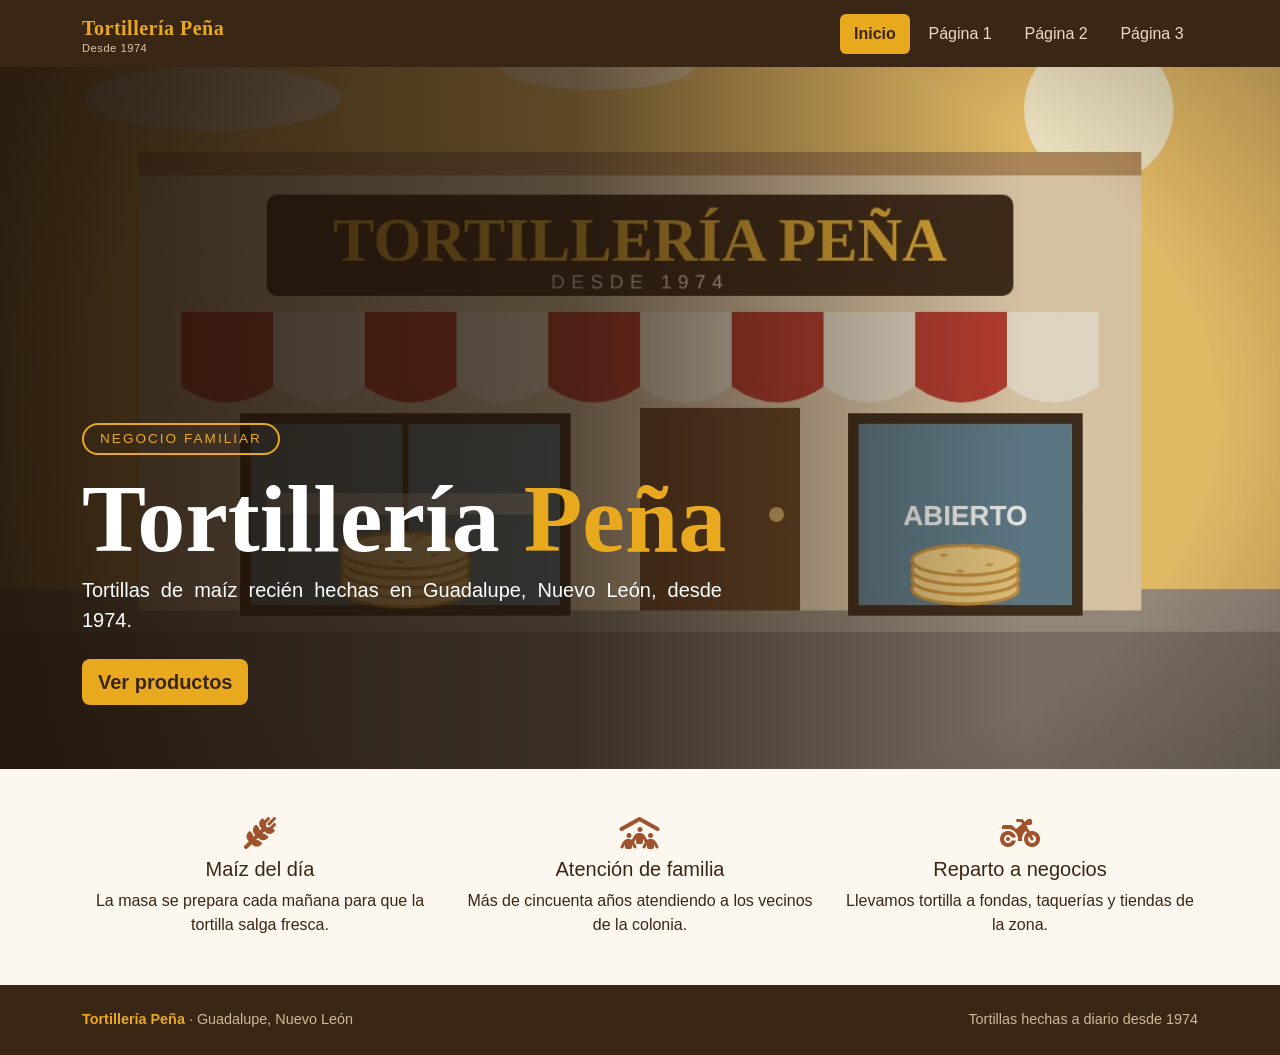
<file: index.html>
<!DOCTYPE html>
<html lang="es">

<head>
    <meta charset="UTF-8">
    <meta name="viewport" content="width=device-width, initial-scale=1.0">
    <title>Inicio | Tortillería Peña</title>
    <!-- Bootstrap v5.3.3 -->
    <link rel="stylesheet" href="https://cdnjs.cloudflare.com/ajax/libs/bootstrap/5.3.3/css/bootstrap.min.css"
        integrity="sha512-jnSuA4Ss2PkkikSOLtYs8BlYIeeIK1h99ty4YfvRPAlzr377vr3CXDb7sb7eEEBYjDtcYj+AjBH3FLv5uSJuXg=="
        crossorigin="anonymous" referrerpolicy="no-referrer" />
    <!-- Font Awesome v6.6.0 -->
    <link rel="stylesheet" href="https://cdnjs.cloudflare.com/ajax/libs/font-awesome/6.6.0/css/all.min.css"
        integrity="sha512-Kc323vGBEqzTmouAECnVceyQqyqdsSiqLQISBL29aUW4U/M7pSPA/gEUZQqv1cwx4OnYxTxve5UMg5GT6L4JJg=="
        crossorigin="anonymous" referrerpolicy="no-referrer" />
    <link rel="stylesheet" href="css/estilos.css">
</head>

<body>
    <!-- Menu de navegacion -->
    <nav class="navbar navbar-expand-md navbar-dark menu sticky-top">
        <div class="container">
            <a class="navbar-brand" href="index.html">Tortillería Peña<small>Desde 1974</small></a>
            <button class="navbar-toggler" type="button" data-bs-toggle="collapse" data-bs-target="#menuPrincipal"
                aria-controls="menuPrincipal" aria-expanded="false" aria-label="Abrir menú">
                <span class="navbar-toggler-icon"></span>
            </button>
            <div class="collapse navbar-collapse" id="menuPrincipal">
                <ul class="navbar-nav ms-auto gap-md-1">
                    <li class="nav-item"><a class="nav-link active" aria-current="page" href="index.html">Inicio</a></li>
                    <li class="nav-item"><a class="nav-link" href="pagina1.html">Página 1</a></li>
                    <li class="nav-item"><a class="nav-link" href="pagina2.html">Página 2</a></li>
                    <li class="nav-item"><a class="nav-link" href="pagina3.html">Página 3</a></li>
                </ul>
            </div>
        </div>
    </nav>

    <!-- Portada con imagen y texto grande -->
    <header class="portada">
        <img src="img/portada.jpg" alt="Local de Tortillería Peña" class="fondo">
        <div class="container">
            <span class="sello">Negocio familiar</span>
            <h1 class="texto-grande">Tortillería <span>Peña</span></h1>
            <p class="lead">Tortillas de maíz recién hechas en Guadalupe, Nuevo León, desde 1974.</p>
            <a href="pagina2.html" class="btn btn-maiz btn-lg mt-2">Ver productos</a>
        </div>
    </header>

    <main class="container my-5">
        <div class="row g-4 text-center">
            <div class="col-md-4">
                <i class="fa-solid fa-wheat-awn fa-2x mb-2" style="color: var(--barro)"></i>
                <h5>Maíz del día</h5>
                <p class="text-center mb-0">La masa se prepara cada mañana para que la tortilla salga fresca.</p>
            </div>
            <div class="col-md-4">
                <i class="fa-solid fa-people-roof fa-2x mb-2" style="color: var(--barro)"></i>
                <h5>Atención de familia</h5>
                <p class="text-center mb-0">Más de cincuenta años atendiendo a los vecinos de la colonia.</p>
            </div>
            <div class="col-md-4">
                <i class="fa-solid fa-motorcycle fa-2x mb-2" style="color: var(--barro)"></i>
                <h5>Reparto a negocios</h5>
                <p class="text-center mb-0">Llevamos tortilla a fondas, taquerías y tiendas de la zona.</p>
            </div>
        </div>
    </main>

    <footer class="py-4 mt-5">
        <div class="container d-md-flex justify-content-between text-center text-md-start">
            <span><strong>Tortillería Peña</strong> &middot; Guadalupe, Nuevo León</span>
            <span>Tortillas hechas a diario desde 1974</span>
        </div>
    </footer>

    <!-- JS de Bootstrap v5.3.3 -->
    <script src="https://cdnjs.cloudflare.com/ajax/libs/bootstrap/5.3.3/js/bootstrap.bundle.min.js"
        integrity="sha512-7Pi/otdlbbCR+LnW+F7PwFcSDJOuUJB3OxtEHbg4vSMvzvJjde4Po1v4BR9Gdc9aXNUNFVUY+SK51wWT8WF0Gg=="
        crossorigin="anonymous" referrerpolicy="no-referrer"></script>
</body>

</html>
</file>
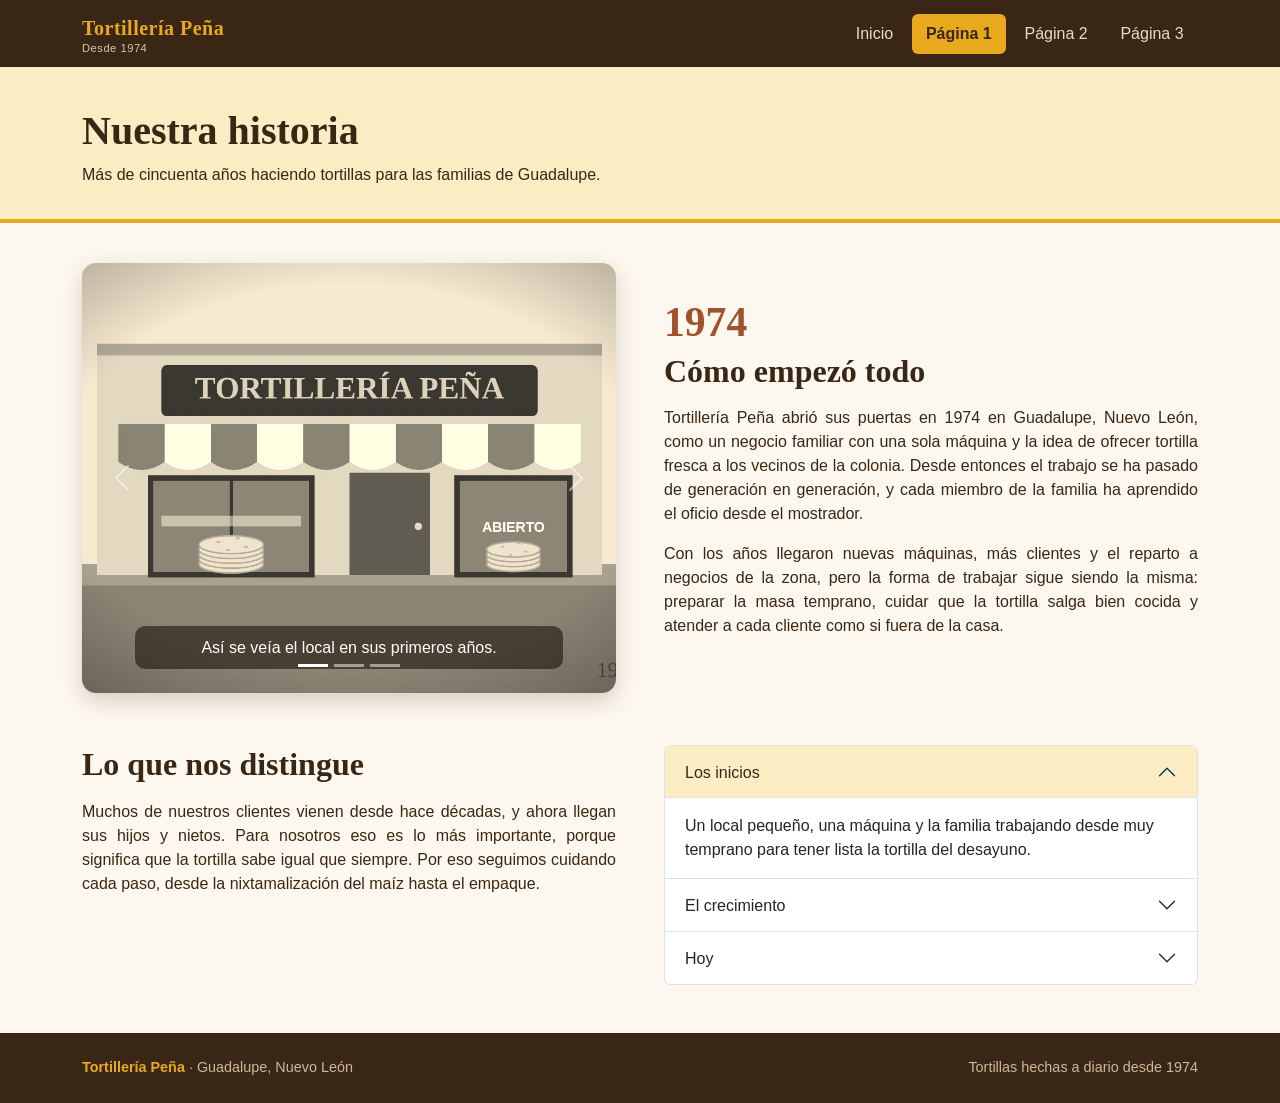
<file: pagina1.html>
<!DOCTYPE html>
<html lang="es">

<head>
    <meta charset="UTF-8">
    <meta name="viewport" content="width=device-width, initial-scale=1.0">
    <title>Nuestra historia | Tortillería Peña</title>
    <!-- Bootstrap v5.3.3 -->
    <link rel="stylesheet" href="https://cdnjs.cloudflare.com/ajax/libs/bootstrap/5.3.3/css/bootstrap.min.css"
        integrity="sha512-jnSuA4Ss2PkkikSOLtYs8BlYIeeIK1h99ty4YfvRPAlzr377vr3CXDb7sb7eEEBYjDtcYj+AjBH3FLv5uSJuXg=="
        crossorigin="anonymous" referrerpolicy="no-referrer" />
    <!-- Font Awesome v6.6.0 -->
    <link rel="stylesheet" href="https://cdnjs.cloudflare.com/ajax/libs/font-awesome/6.6.0/css/all.min.css"
        integrity="sha512-Kc323vGBEqzTmouAECnVceyQqyqdsSiqLQISBL29aUW4U/M7pSPA/gEUZQqv1cwx4OnYxTxve5UMg5GT6L4JJg=="
        crossorigin="anonymous" referrerpolicy="no-referrer" />
    <link rel="stylesheet" href="css/estilos.css">
</head>

<body>
    <!-- Menu de navegacion -->
    <nav class="navbar navbar-expand-md navbar-dark menu sticky-top">
        <div class="container">
            <a class="navbar-brand" href="index.html">Tortillería Peña<small>Desde 1974</small></a>
            <button class="navbar-toggler" type="button" data-bs-toggle="collapse" data-bs-target="#menuPrincipal"
                aria-controls="menuPrincipal" aria-expanded="false" aria-label="Abrir menú">
                <span class="navbar-toggler-icon"></span>
            </button>
            <div class="collapse navbar-collapse" id="menuPrincipal">
                <ul class="navbar-nav ms-auto gap-md-1">
                    <li class="nav-item"><a class="nav-link" href="index.html">Inicio</a></li>
                    <li class="nav-item"><a class="nav-link active" aria-current="page" href="pagina1.html">Página 1</a></li>
                    <li class="nav-item"><a class="nav-link" href="pagina2.html">Página 2</a></li>
                    <li class="nav-item"><a class="nav-link" href="pagina3.html">Página 3</a></li>
                </ul>
            </div>
        </div>
    </nav>

    <section class="encabezado">
        <div class="container">
            <h1>Nuestra historia</h1>
            <p class="mb-0">Más de cincuenta años haciendo tortillas para las familias de Guadalupe.</p>
        </div>
    </section>

    <main class="container">
        <div class="row g-5 align-items-center">
            <div class="col-lg-6">
                <!-- Componente 1: Carousel -->
                <div id="carruselHistoria" class="carousel slide" data-bs-ride="carousel">
                    <div class="carousel-indicators">
                        <button type="button" data-bs-target="#carruselHistoria" data-bs-slide-to="0" class="active" aria-current="true" aria-label="Foto 1"></button>
                        <button type="button" data-bs-target="#carruselHistoria" data-bs-slide-to="1" aria-label="Foto 2"></button>
                        <button type="button" data-bs-target="#carruselHistoria" data-bs-slide-to="2" aria-label="Foto 3"></button>
                    </div>
                    <div class="carousel-inner">
                        <div class="carousel-item active" data-bs-interval="4000">
                            <img src="img/historia1.jpg" class="d-block w-100" alt="Fachada de la tortillería en sus primeros años">
                            <div class="carousel-caption">
                                <p class="mb-0 text-center">Así se veía el local en sus primeros años.</p>
                            </div>
                        </div>
                        <div class="carousel-item" data-bs-interval="4000">
                            <img src="img/historia2.jpg" class="d-block w-100" alt="Tortillas haciéndose a mano en el comal">
                            <div class="carousel-caption">
                                <p class="mb-0 text-center">Al principio la tortilla se hacía a mano y se cocía en comal.</p>
                            </div>
                        </div>
                        <div class="carousel-item" data-bs-interval="4000">
                            <img src="img/historia3.jpg" class="d-block w-100" alt="Máquina tortilladora actual">
                            <div class="carousel-caption">
                                <p class="mb-0 text-center">Hoy la máquina tortilladora nos permite surtir a más clientes.</p>
                            </div>
                        </div>
                    </div>
                    <button class="carousel-control-prev" type="button" data-bs-target="#carruselHistoria" data-bs-slide="prev">
                        <span class="carousel-control-prev-icon" aria-hidden="true"></span>
                        <span class="visually-hidden">Anterior</span>
                    </button>
                    <button class="carousel-control-next" type="button" data-bs-target="#carruselHistoria" data-bs-slide="next">
                        <span class="carousel-control-next-icon" aria-hidden="true"></span>
                        <span class="visually-hidden">Siguiente</span>
                    </button>
                </div>
            </div>

            <div class="col-lg-6">
                <div class="anio mb-2">1974</div>
                <h2 class="titulo-seccion">Cómo empezó todo</h2>
                <p>Tortillería Peña abrió sus puertas en 1974 en Guadalupe, Nuevo León, como un negocio familiar con
                    una sola máquina y la idea de ofrecer tortilla fresca a los vecinos de la colonia. Desde entonces el
                    trabajo se ha pasado de generación en generación, y cada miembro de la familia ha aprendido el oficio
                    desde el mostrador.</p>
                <p>Con los años llegaron nuevas máquinas, más clientes y el reparto a negocios de la zona, pero la forma de
                    trabajar sigue siendo la misma: preparar la masa temprano, cuidar que la tortilla salga bien cocida y
                    atender a cada cliente como si fuera de la casa.</p>
            </div>
        </div>

        <div class="row g-5 mt-1">
            <div class="col-lg-6">
                <h2 class="titulo-seccion">Lo que nos distingue</h2>
                <p>Muchos de nuestros clientes vienen desde hace décadas, y ahora llegan sus hijos y nietos. Para nosotros
                    eso es lo más importante, porque significa que la tortilla sabe igual que siempre. Por eso seguimos
                    cuidando cada paso, desde la nixtamalización del maíz hasta el empaque.</p>
            </div>
            <div class="col-lg-6">
                <!-- Componente 2: Accordion -->
                <div class="accordion" id="acordeonHistoria">
                    <div class="accordion-item">
                        <h2 class="accordion-header">
                            <button class="accordion-button" type="button" data-bs-toggle="collapse" data-bs-target="#etapa1" aria-expanded="true" aria-controls="etapa1">
                                Los inicios
                            </button>
                        </h2>
                        <div id="etapa1" class="accordion-collapse collapse show" data-bs-parent="#acordeonHistoria">
                            <div class="accordion-body">
                                Un local pequeño, una máquina y la familia trabajando desde muy temprano para tener lista la
                                tortilla del desayuno.
                            </div>
                        </div>
                    </div>
                    <div class="accordion-item">
                        <h2 class="accordion-header">
                            <button class="accordion-button collapsed" type="button" data-bs-toggle="collapse" data-bs-target="#etapa2" aria-expanded="false" aria-controls="etapa2">
                                El crecimiento
                            </button>
                        </h2>
                        <div id="etapa2" class="accordion-collapse collapse" data-bs-parent="#acordeonHistoria">
                            <div class="accordion-body">
                                Llegaron más clientes y se empezó a surtir a fondas, taquerías y tiendas de abarrotes de la
                                zona, lo que hizo necesario el servicio de reparto.
                            </div>
                        </div>
                    </div>
                    <div class="accordion-item">
                        <h2 class="accordion-header">
                            <button class="accordion-button collapsed" type="button" data-bs-toggle="collapse" data-bs-target="#etapa3" aria-expanded="false" aria-controls="etapa3">
                                Hoy
                            </button>
                        </h2>
                        <div id="etapa3" class="accordion-collapse collapse" data-bs-parent="#acordeonHistoria">
                            <div class="accordion-body">
                                Seguimos siendo un negocio familiar, y ahora buscamos usar la tecnología para llevar mejor el
                                control de pedidos, inventario y reparto.
                            </div>
                        </div>
                    </div>
                </div>
            </div>
        </div>
    </main>

    <footer class="py-4 mt-5">
        <div class="container d-md-flex justify-content-between text-center text-md-start">
            <span><strong>Tortillería Peña</strong> &middot; Guadalupe, Nuevo León</span>
            <span>Tortillas hechas a diario desde 1974</span>
        </div>
    </footer>

    <!-- JS de Bootstrap v5.3.3 -->
    <script src="https://cdnjs.cloudflare.com/ajax/libs/bootstrap/5.3.3/js/bootstrap.bundle.min.js"
        integrity="sha512-7Pi/otdlbbCR+LnW+F7PwFcSDJOuUJB3OxtEHbg4vSMvzvJjde4Po1v4BR9Gdc9aXNUNFVUY+SK51wWT8WF0Gg=="
        crossorigin="anonymous" referrerpolicy="no-referrer"></script>
</body>

</html>
</file>
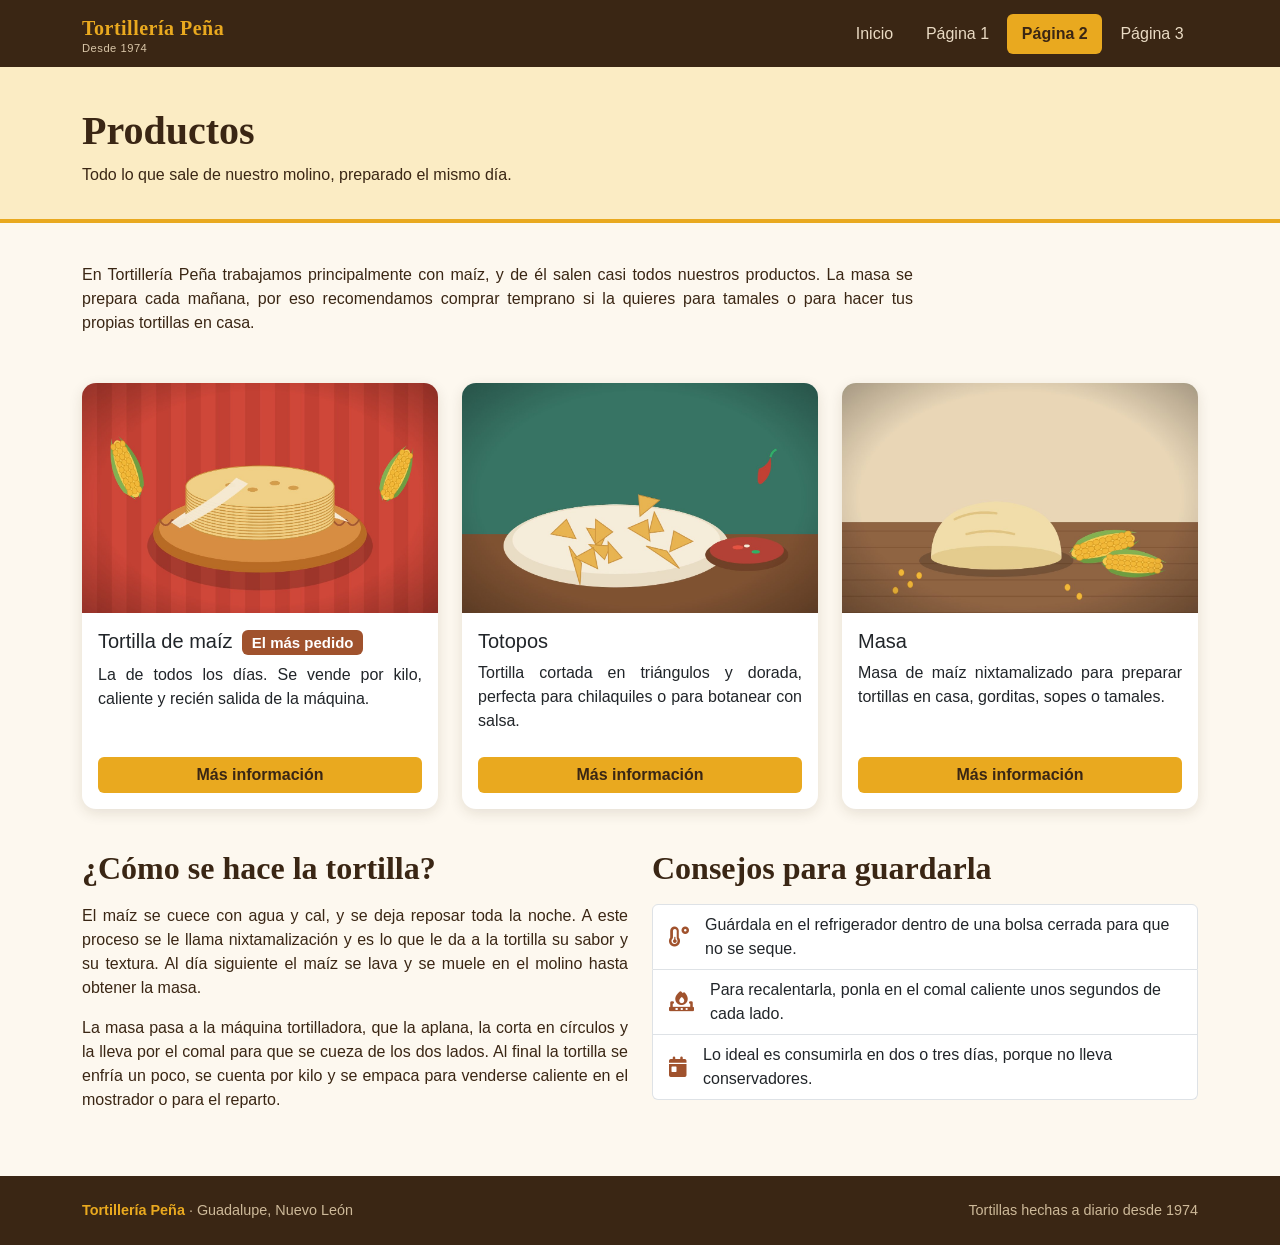
<file: pagina2.html>
<!DOCTYPE html>
<html lang="es">

<head>
    <meta charset="UTF-8">
    <meta name="viewport" content="width=device-width, initial-scale=1.0">
    <title>Productos | Tortillería Peña</title>
    <!-- Bootstrap v5.3.3 -->
    <link rel="stylesheet" href="https://cdnjs.cloudflare.com/ajax/libs/bootstrap/5.3.3/css/bootstrap.min.css"
        integrity="sha512-jnSuA4Ss2PkkikSOLtYs8BlYIeeIK1h99ty4YfvRPAlzr377vr3CXDb7sb7eEEBYjDtcYj+AjBH3FLv5uSJuXg=="
        crossorigin="anonymous" referrerpolicy="no-referrer" />
    <!-- Font Awesome v6.6.0 -->
    <link rel="stylesheet" href="https://cdnjs.cloudflare.com/ajax/libs/font-awesome/6.6.0/css/all.min.css"
        integrity="sha512-Kc323vGBEqzTmouAECnVceyQqyqdsSiqLQISBL29aUW4U/M7pSPA/gEUZQqv1cwx4OnYxTxve5UMg5GT6L4JJg=="
        crossorigin="anonymous" referrerpolicy="no-referrer" />
    <link rel="stylesheet" href="css/estilos.css">
</head>

<body>
    <!-- Menu de navegacion -->
    <nav class="navbar navbar-expand-md navbar-dark menu sticky-top">
        <div class="container">
            <a class="navbar-brand" href="index.html">Tortillería Peña<small>Desde 1974</small></a>
            <button class="navbar-toggler" type="button" data-bs-toggle="collapse" data-bs-target="#menuPrincipal"
                aria-controls="menuPrincipal" aria-expanded="false" aria-label="Abrir menú">
                <span class="navbar-toggler-icon"></span>
            </button>
            <div class="collapse navbar-collapse" id="menuPrincipal">
                <ul class="navbar-nav ms-auto gap-md-1">
                    <li class="nav-item"><a class="nav-link" href="index.html">Inicio</a></li>
                    <li class="nav-item"><a class="nav-link" href="pagina1.html">Página 1</a></li>
                    <li class="nav-item"><a class="nav-link active" aria-current="page" href="pagina2.html">Página 2</a></li>
                    <li class="nav-item"><a class="nav-link" href="pagina3.html">Página 3</a></li>
                </ul>
            </div>
        </div>
    </nav>

    <section class="encabezado">
        <div class="container">
            <h1>Productos</h1>
            <p class="mb-0">Todo lo que sale de nuestro molino, preparado el mismo día.</p>
        </div>
    </section>

    <main class="container">
        <div class="row">
            <div class="col-lg-9">
                <p>En Tortillería Peña trabajamos principalmente con maíz, y de él salen casi todos nuestros productos. La
                    masa se prepara cada mañana, por eso recomendamos comprar temprano si la quieres para tamales o para hacer
                    tus propias tortillas en casa.</p>
            </div>
        </div>

        <!-- Componente 1: Cards -->
        <div class="row g-4 my-2">
            <div class="col-md-4">
                <div class="card tarjeta-producto h-100">
                    <img src="img/producto1.jpg" class="card-img-top" alt="Tortilla de maíz">
                    <div class="card-body">
                        <h5 class="card-title">Tortilla de maíz <span class="badge bg-barro ms-1">El más pedido</span></h5>
                        <p class="card-text">La de todos los días. Se vende por kilo, caliente y recién salida de la máquina.</p>
                    </div>
                    <div class="card-footer bg-transparent border-0 pb-3">
                        <button class="btn btn-maiz w-100" data-bs-toggle="modal" data-bs-target="#modalProducto"
                            data-producto="Tortilla de maíz" data-detalle="Es nuestro producto principal. Se hace todos los días con maíz nixtamalizado y se vende por kilo o medio kilo. Si la compras temprano te toca calientita.">Más información</button>
                    </div>
                </div>
            </div>
            <div class="col-md-4">
                <div class="card tarjeta-producto h-100">
                    <img src="img/producto2.jpg" class="card-img-top" alt="Totopos">
                    <div class="card-body">
                        <h5 class="card-title">Totopos</h5>
                        <p class="card-text">Tortilla cortada en triángulos y dorada, perfecta para chilaquiles o para botanear con salsa.</p>
                    </div>
                    <div class="card-footer bg-transparent border-0 pb-3">
                        <button class="btn btn-maiz w-100" data-bs-toggle="modal" data-bs-target="#modalProducto"
                            data-producto="Totopos" data-detalle="Los totopos se preparan con tortilla del día anterior, se cortan en triángulos y se doran hasta que quedan crujientes. Se venden por bolsa.">Más información</button>
                    </div>
                </div>
            </div>
            <div class="col-md-4">
                <div class="card tarjeta-producto h-100">
                    <img src="img/producto3.jpg" class="card-img-top" alt="Masa">
                    <div class="card-body">
                        <h5 class="card-title">Masa</h5>
                        <p class="card-text">Masa de maíz nixtamalizado para preparar tortillas en casa, gorditas, sopes o tamales.</p>
                    </div>
                    <div class="card-footer bg-transparent border-0 pb-3">
                        <button class="btn btn-maiz w-100" data-bs-toggle="modal" data-bs-target="#modalProducto"
                            data-producto="Masa" data-detalle="La masa se muele cada mañana. Se vende por kilo y es la misma que usamos para hacer nuestras tortillas. En temporada de tamales conviene apartarla con un día de anticipación.">Más información</button>
                    </div>
                </div>
            </div>
        </div>

        <div class="row g-4 mt-3">
            <div class="col-lg-6">
                <h2 class="titulo-seccion">¿Cómo se hace la tortilla?</h2>
                <p>El maíz se cuece con agua y cal, y se deja reposar toda la noche. A este proceso se le llama
                    nixtamalización y es lo que le da a la tortilla su sabor y su textura. Al día siguiente el maíz se lava
                    y se muele en el molino hasta obtener la masa.</p>
                <p>La masa pasa a la máquina tortilladora, que la aplana, la corta en círculos y la lleva por el comal
                    para que se cueza de los dos lados. Al final la tortilla se enfría un poco, se cuenta por kilo y se
                    empaca para venderse caliente en el mostrador o para el reparto.</p>
            </div>
            <div class="col-lg-6">
                <h2 class="titulo-seccion">Consejos para guardarla</h2>
                <!-- Componente 2: List group -->
                <ul class="list-group">
                    <li class="list-group-item d-flex align-items-center gap-3">
                        <i class="fa-solid fa-temperature-low fa-lg" style="color: var(--barro)"></i>
                        Guárdala en el refrigerador dentro de una bolsa cerrada para que no se seque.
                    </li>
                    <li class="list-group-item d-flex align-items-center gap-3">
                        <i class="fa-solid fa-fire-burner fa-lg" style="color: var(--barro)"></i>
                        Para recalentarla, ponla en el comal caliente unos segundos de cada lado.
                    </li>
                    <li class="list-group-item d-flex align-items-center gap-3">
                        <i class="fa-solid fa-calendar-day fa-lg" style="color: var(--barro)"></i>
                        Lo ideal es consumirla en dos o tres días, porque no lleva conservadores.
                    </li>
                </ul>
            </div>
        </div>
    </main>

    <!-- Componente 3: Modal con el detalle del producto -->
    <div class="modal fade" id="modalProducto" tabindex="-1" aria-labelledby="tituloProducto" aria-hidden="true">
        <div class="modal-dialog modal-dialog-centered">
            <div class="modal-content">
                <div class="modal-header">
                    <h5 class="modal-title" id="tituloProducto">Producto</h5>
                    <button type="button" class="btn-close" data-bs-dismiss="modal" aria-label="Cerrar"></button>
                </div>
                <div class="modal-body">
                    <p id="detalleProducto" class="mb-0"></p>
                </div>
                <div class="modal-footer">
                    <a href="pagina3.html" class="btn btn-maiz">Hacer un pedido</a>
                    <button type="button" class="btn btn-secondary" data-bs-dismiss="modal">Cerrar</button>
                </div>
            </div>
        </div>
    </div>

    <footer class="py-4 mt-5">
        <div class="container d-md-flex justify-content-between text-center text-md-start">
            <span><strong>Tortillería Peña</strong> &middot; Guadalupe, Nuevo León</span>
            <span>Tortillas hechas a diario desde 1974</span>
        </div>
    </footer>

    <!-- JS de Bootstrap v5.3.3 -->
    <script src="https://cdnjs.cloudflare.com/ajax/libs/bootstrap/5.3.3/js/bootstrap.bundle.min.js"
        integrity="sha512-7Pi/otdlbbCR+LnW+F7PwFcSDJOuUJB3OxtEHbg4vSMvzvJjde4Po1v4BR9Gdc9aXNUNFVUY+SK51wWT8WF0Gg=="
        crossorigin="anonymous" referrerpolicy="no-referrer"></script>
    <script src="js/pagina2.js"></script>
</body>

</html>
</file>
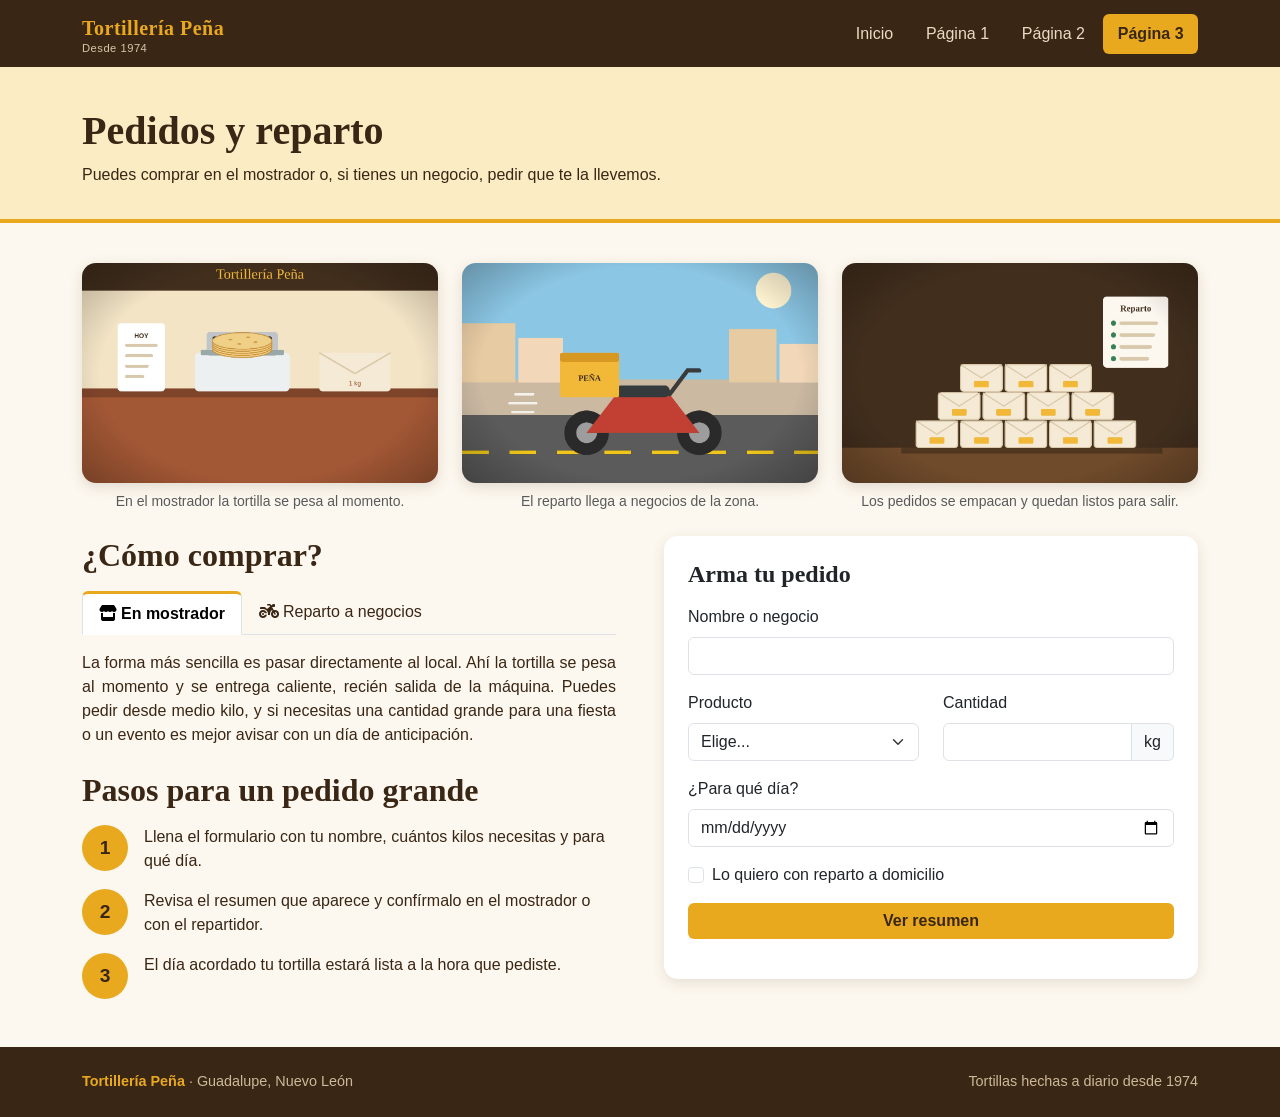
<file: pagina3.html>
<!DOCTYPE html>
<html lang="es">

<head>
    <meta charset="UTF-8">
    <meta name="viewport" content="width=device-width, initial-scale=1.0">
    <title>Pedidos y reparto | Tortillería Peña</title>
    <!-- Bootstrap v5.3.3 -->
    <link rel="stylesheet" href="https://cdnjs.cloudflare.com/ajax/libs/bootstrap/5.3.3/css/bootstrap.min.css"
        integrity="sha512-jnSuA4Ss2PkkikSOLtYs8BlYIeeIK1h99ty4YfvRPAlzr377vr3CXDb7sb7eEEBYjDtcYj+AjBH3FLv5uSJuXg=="
        crossorigin="anonymous" referrerpolicy="no-referrer" />
    <!-- Font Awesome v6.6.0 -->
    <link rel="stylesheet" href="https://cdnjs.cloudflare.com/ajax/libs/font-awesome/6.6.0/css/all.min.css"
        integrity="sha512-Kc323vGBEqzTmouAECnVceyQqyqdsSiqLQISBL29aUW4U/M7pSPA/gEUZQqv1cwx4OnYxTxve5UMg5GT6L4JJg=="
        crossorigin="anonymous" referrerpolicy="no-referrer" />
    <link rel="stylesheet" href="css/estilos.css">
</head>

<body>
    <!-- Menu de navegacion -->
    <nav class="navbar navbar-expand-md navbar-dark menu sticky-top">
        <div class="container">
            <a class="navbar-brand" href="index.html">Tortillería Peña<small>Desde 1974</small></a>
            <button class="navbar-toggler" type="button" data-bs-toggle="collapse" data-bs-target="#menuPrincipal"
                aria-controls="menuPrincipal" aria-expanded="false" aria-label="Abrir menú">
                <span class="navbar-toggler-icon"></span>
            </button>
            <div class="collapse navbar-collapse" id="menuPrincipal">
                <ul class="navbar-nav ms-auto gap-md-1">
                    <li class="nav-item"><a class="nav-link" href="index.html">Inicio</a></li>
                    <li class="nav-item"><a class="nav-link" href="pagina1.html">Página 1</a></li>
                    <li class="nav-item"><a class="nav-link" href="pagina2.html">Página 2</a></li>
                    <li class="nav-item"><a class="nav-link active" aria-current="page" href="pagina3.html">Página 3</a></li>
                </ul>
            </div>
        </div>
    </nav>

    <section class="encabezado">
        <div class="container">
            <h1>Pedidos y reparto</h1>
            <p class="mb-0">Puedes comprar en el mostrador o, si tienes un negocio, pedir que te la llevemos.</p>
        </div>
    </section>

    <main class="container">
        <div class="row g-4 mb-4">
            <div class="col-md-4">
                <figure class="mb-0">
                    <img src="img/pedido1.jpg" class="foto-redonda" alt="Mostrador con báscula">
                    <figcaption class="small text-muted mt-2 text-center">En el mostrador la tortilla se pesa al momento.</figcaption>
                </figure>
            </div>
            <div class="col-md-4">
                <figure class="mb-0">
                    <img src="img/pedido2.jpg" class="foto-redonda" alt="Moto de reparto">
                    <figcaption class="small text-muted mt-2 text-center">El reparto llega a negocios de la zona.</figcaption>
                </figure>
            </div>
            <div class="col-md-4">
                <figure class="mb-0">
                    <img src="img/pedido3.jpg" class="foto-redonda" alt="Paquetes listos para entregar">
                    <figcaption class="small text-muted mt-2 text-center">Los pedidos se empacan y quedan listos para salir.</figcaption>
                </figure>
            </div>
        </div>

        <div class="row g-5">
            <div class="col-lg-6">
                <h2 class="titulo-seccion">¿Cómo comprar?</h2>
                <!-- Componente 1: Tabs -->
                <ul class="nav nav-tabs" id="tabsCompra" role="tablist">
                    <li class="nav-item" role="presentation">
                        <button class="nav-link active" id="tab-mostrador" data-bs-toggle="tab" data-bs-target="#mostrador"
                            type="button" role="tab" aria-controls="mostrador" aria-selected="true">
                            <i class="fa-solid fa-store me-1"></i>En mostrador</button>
                    </li>
                    <li class="nav-item" role="presentation">
                        <button class="nav-link" id="tab-reparto" data-bs-toggle="tab" data-bs-target="#reparto"
                            type="button" role="tab" aria-controls="reparto" aria-selected="false">
                            <i class="fa-solid fa-motorcycle me-1"></i>Reparto a negocios</button>
                    </li>
                </ul>
                <div class="tab-content pt-3" id="contenidoTabs">
                    <div class="tab-pane fade show active" id="mostrador" role="tabpanel" aria-labelledby="tab-mostrador">
                        <p>La forma más sencilla es pasar directamente al local. Ahí la tortilla se pesa al momento y se
                            entrega caliente, recién salida de la máquina. Puedes pedir desde medio kilo, y si necesitas una
                            cantidad grande para una fiesta o un evento es mejor avisar con un día de anticipación.</p>
                    </div>
                    <div class="tab-pane fade" id="reparto" role="tabpanel" aria-labelledby="tab-reparto">
                        <p>Si tienes una fonda, taquería o tienda de abarrotes, podemos llevarte la tortilla todos los días.
                            Solo se acuerda la cantidad y la hora de entrega, y el repartidor pasa a dejarla para que la
                            tengas lista antes de abrir.</p>
                    </div>
                </div>

                <h2 class="titulo-seccion mt-4">Pasos para un pedido grande</h2>
                <div class="d-flex gap-3 mb-3">
                    <div class="paso">1</div>
                    <div>Llena el formulario con tu nombre, cuántos kilos necesitas y para qué día.</div>
                </div>
                <div class="d-flex gap-3 mb-3">
                    <div class="paso">2</div>
                    <div>Revisa el resumen que aparece y confírmalo en el mostrador o con el repartidor.</div>
                </div>
                <div class="d-flex gap-3">
                    <div class="paso">3</div>
                    <div>El día acordado tu tortilla estará lista a la hora que pediste.</div>
                </div>
            </div>

            <div class="col-lg-6">
                <!-- Componente 2: Formulario con validacion de Bootstrap -->
                <div class="card card-pedido">
                    <div class="card-body p-4">
                        <h2 class="titulo-seccion h4">Arma tu pedido</h2>
                        <form id="formPedido" class="needs-validation" novalidate>
                            <div class="mb-3">
                                <label for="txtNombre" class="form-label">Nombre o negocio</label>
                                <input type="text" class="form-control" id="txtNombre" required>
                                <div class="invalid-feedback">Escribe tu nombre o el de tu negocio.</div>
                            </div>
                            <div class="row">
                                <div class="col-sm-6 mb-3">
                                    <label for="lstProducto" class="form-label">Producto</label>
                                    <select class="form-select" id="lstProducto" required>
                                        <option value="">Elige...</option>
                                        <option>Tortilla de maíz</option>
                                        <option>Totopos</option>
                                        <option>Masa</option>
                                    </select>
                                    <div class="invalid-feedback">Elige un producto.</div>
                                </div>
                                <div class="col-sm-6 mb-3">
                                    <label for="numKilos" class="form-label">Cantidad</label>
                                    <div class="input-group has-validation">
                                        <input type="number" class="form-control" id="numKilos" min="1" max="200" required>
                                        <span class="input-group-text">kg</span>
                                        <div class="invalid-feedback">De 1 a 200 kg.</div>
                                    </div>
                                </div>
                            </div>
                            <div class="mb-3">
                                <label for="fechaPedido" class="form-label">¿Para qué día?</label>
                                <input type="date" class="form-control" id="fechaPedido" required>
                                <div class="invalid-feedback">Elige una fecha a partir de mañana.</div>
                            </div>
                            <div class="form-check mb-3">
                                <input class="form-check-input" type="checkbox" id="chkReparto">
                                <label class="form-check-label" for="chkReparto">Lo quiero con reparto a domicilio</label>
                            </div>
                            <button type="submit" class="btn btn-maiz w-100">Ver resumen</button>
                        </form>
                        <!-- Componente 3: Alert (se llena con el resumen) -->
                        <div id="resumen" class="mt-3"></div>
                    </div>
                </div>
            </div>
        </div>
    </main>

    <footer class="py-4 mt-5">
        <div class="container d-md-flex justify-content-between text-center text-md-start">
            <span><strong>Tortillería Peña</strong> &middot; Guadalupe, Nuevo León</span>
            <span>Tortillas hechas a diario desde 1974</span>
        </div>
    </footer>

    <!-- JS de Bootstrap v5.3.3 -->
    <script src="https://cdnjs.cloudflare.com/ajax/libs/bootstrap/5.3.3/js/bootstrap.bundle.min.js"
        integrity="sha512-7Pi/otdlbbCR+LnW+F7PwFcSDJOuUJB3OxtEHbg4vSMvzvJjde4Po1v4BR9Gdc9aXNUNFVUY+SK51wWT8WF0Gg=="
        crossorigin="anonymous" referrerpolicy="no-referrer"></script>
    <script src="js/pagina3.js"></script>
</body>

</html>
</file>
<file: css/estilos.css>
/* Estilos del sitio de Tortilleria Peña */
:root {
    --maiz: #e9a91f;
    --maiz-claro: #fbecc4;
    --cafe: #3a2614;
    --barro: #a0522d;
    --crema: #fdf8ef;
}

body {
    background-color: var(--crema);
    color: var(--cafe);
    font-family: "Segoe UI", Roboto, Arial, sans-serif;
}

/* ---------- Menu ---------- */
.menu {
    background-color: var(--cafe);
}

.menu .navbar-brand {
    font-family: Georgia, "Times New Roman", serif;
    font-weight: 700;
    color: var(--maiz);
    letter-spacing: .5px;
}

.menu .navbar-brand small {
    font-family: "Segoe UI", Arial, sans-serif;
    font-size: .7rem;
    color: #d9c6a8;
    font-weight: 400;
    display: block;
    line-height: 1;
}

.menu .nav-link {
    color: #eadbc4;
    border-radius: 6px;
    padding-left: .9rem !important;
    padding-right: .9rem !important;
}

.menu .nav-link:hover {
    color: var(--maiz);
}

/* Pagina en la que se encuentra el usuario */
.menu .nav-link.active {
    background-color: var(--maiz);
    color: var(--cafe) !important;
    font-weight: 600;
}

/* ---------- Portada (index) ---------- */
.portada {
    position: relative;
    min-height: 78vh;
    display: flex;
    align-items: flex-end;
    overflow: hidden;
}

/* La imagen ocupa todo el fondo de la portada */
.portada .fondo {
    position: absolute;
    inset: 0;
    width: 100%;
    height: 100%;
    object-fit: cover;
}

.portada::before {
    content: "";
    position: absolute;
    inset: 0;
    z-index: 1;
    background: linear-gradient(90deg, rgba(30, 18, 8, .92) 0%, rgba(30, 18, 8, .7) 45%, rgba(30, 18, 8, .1) 80%);
}

.portada .container {
    position: relative;
    z-index: 2;
    padding-bottom: 4rem;
    color: #fff;
}

.texto-grande {
    font-family: Georgia, "Times New Roman", serif;
    font-size: clamp(2.8rem, 8vw, 6rem);
    font-weight: 700;
    line-height: 1;
    margin-bottom: .5rem;
}

.texto-grande span {
    color: var(--maiz);
}

.portada .lead {
    max-width: 640px;
    font-size: 1.25rem;
}

.sello {
    display: inline-block;
    border: 2px solid var(--maiz);
    color: var(--maiz);
    border-radius: 50px;
    padding: .25rem 1rem;
    font-size: .85rem;
    letter-spacing: 2px;
    text-transform: uppercase;
    margin-bottom: 1rem;
}

/* ---------- Encabezado de las paginas internas ---------- */
.encabezado {
    background-color: var(--maiz-claro);
    border-bottom: 4px solid var(--maiz);
    padding: 2.5rem 0 2rem 0;
    margin-bottom: 2.5rem;
}

.encabezado h1 {
    font-family: Georgia, "Times New Roman", serif;
    font-weight: 700;
}

h2.titulo-seccion {
    font-family: Georgia, "Times New Roman", serif;
    font-weight: 700;
    margin-bottom: 1rem;
}

p {
    text-align: justify;
}

/* ---------- Pagina 1 ---------- */
.carousel-item img {
    height: 430px;
    object-fit: cover;
}

.carousel {
    border-radius: 14px;
    overflow: hidden;
    box-shadow: 0 8px 22px rgba(58, 38, 20, .2);
}

.carousel-caption {
    background-color: rgba(30, 18, 8, .6);
    border-radius: 10px;
    left: 10%;
    right: 10%;
    bottom: 1.5rem;
    padding: .6rem 1rem;
}

.anio {
    font-family: Georgia, serif;
    font-size: 2.6rem;
    font-weight: 700;
    color: var(--barro);
    line-height: 1;
}

.accordion-button:not(.collapsed) {
    background-color: var(--maiz-claro);
    color: var(--cafe);
}

.accordion-button:focus {
    box-shadow: 0 0 0 .2rem rgba(233, 169, 31, .35);
}

/* ---------- Pagina 2 ---------- */
.tarjeta-producto {
    border: none;
    border-radius: 14px;
    overflow: hidden;
    box-shadow: 0 4px 14px rgba(58, 38, 20, .12);
    transition: transform .2s;
}

.tarjeta-producto:hover {
    transform: translateY(-5px);
}

.tarjeta-producto img {
    height: 230px;
    object-fit: cover;
}

.btn-maiz {
    background-color: var(--maiz);
    color: var(--cafe);
    font-weight: 600;
    border: none;
}

.btn-maiz:hover,
.btn-maiz:focus {
    background-color: #d4960f;
    color: var(--cafe);
}

.bg-barro {
    background-color: var(--barro) !important;
}

/* ---------- Pagina 3 ---------- */
.foto-redonda {
    border-radius: 14px;
    width: 100%;
    height: 220px;
    object-fit: cover;
    box-shadow: 0 4px 14px rgba(58, 38, 20, .15);
}

.paso {
    width: 46px;
    height: 46px;
    border-radius: 50%;
    background-color: var(--maiz);
    color: var(--cafe);
    font-weight: 700;
    font-size: 1.2rem;
    display: flex;
    align-items: center;
    justify-content: center;
    flex-shrink: 0;
}

.nav-tabs .nav-link {
    color: var(--cafe);
}

.nav-tabs .nav-link.active {
    font-weight: 600;
    border-top: 3px solid var(--maiz);
}

.card-pedido {
    border: none;
    border-radius: 14px;
    box-shadow: 0 4px 14px rgba(58, 38, 20, .12);
}

/* ---------- Pie ---------- */
footer {
    background-color: var(--cafe);
    color: #cdb999;
    font-size: .9rem;
}

footer strong {
    color: var(--maiz);
}
</file>
